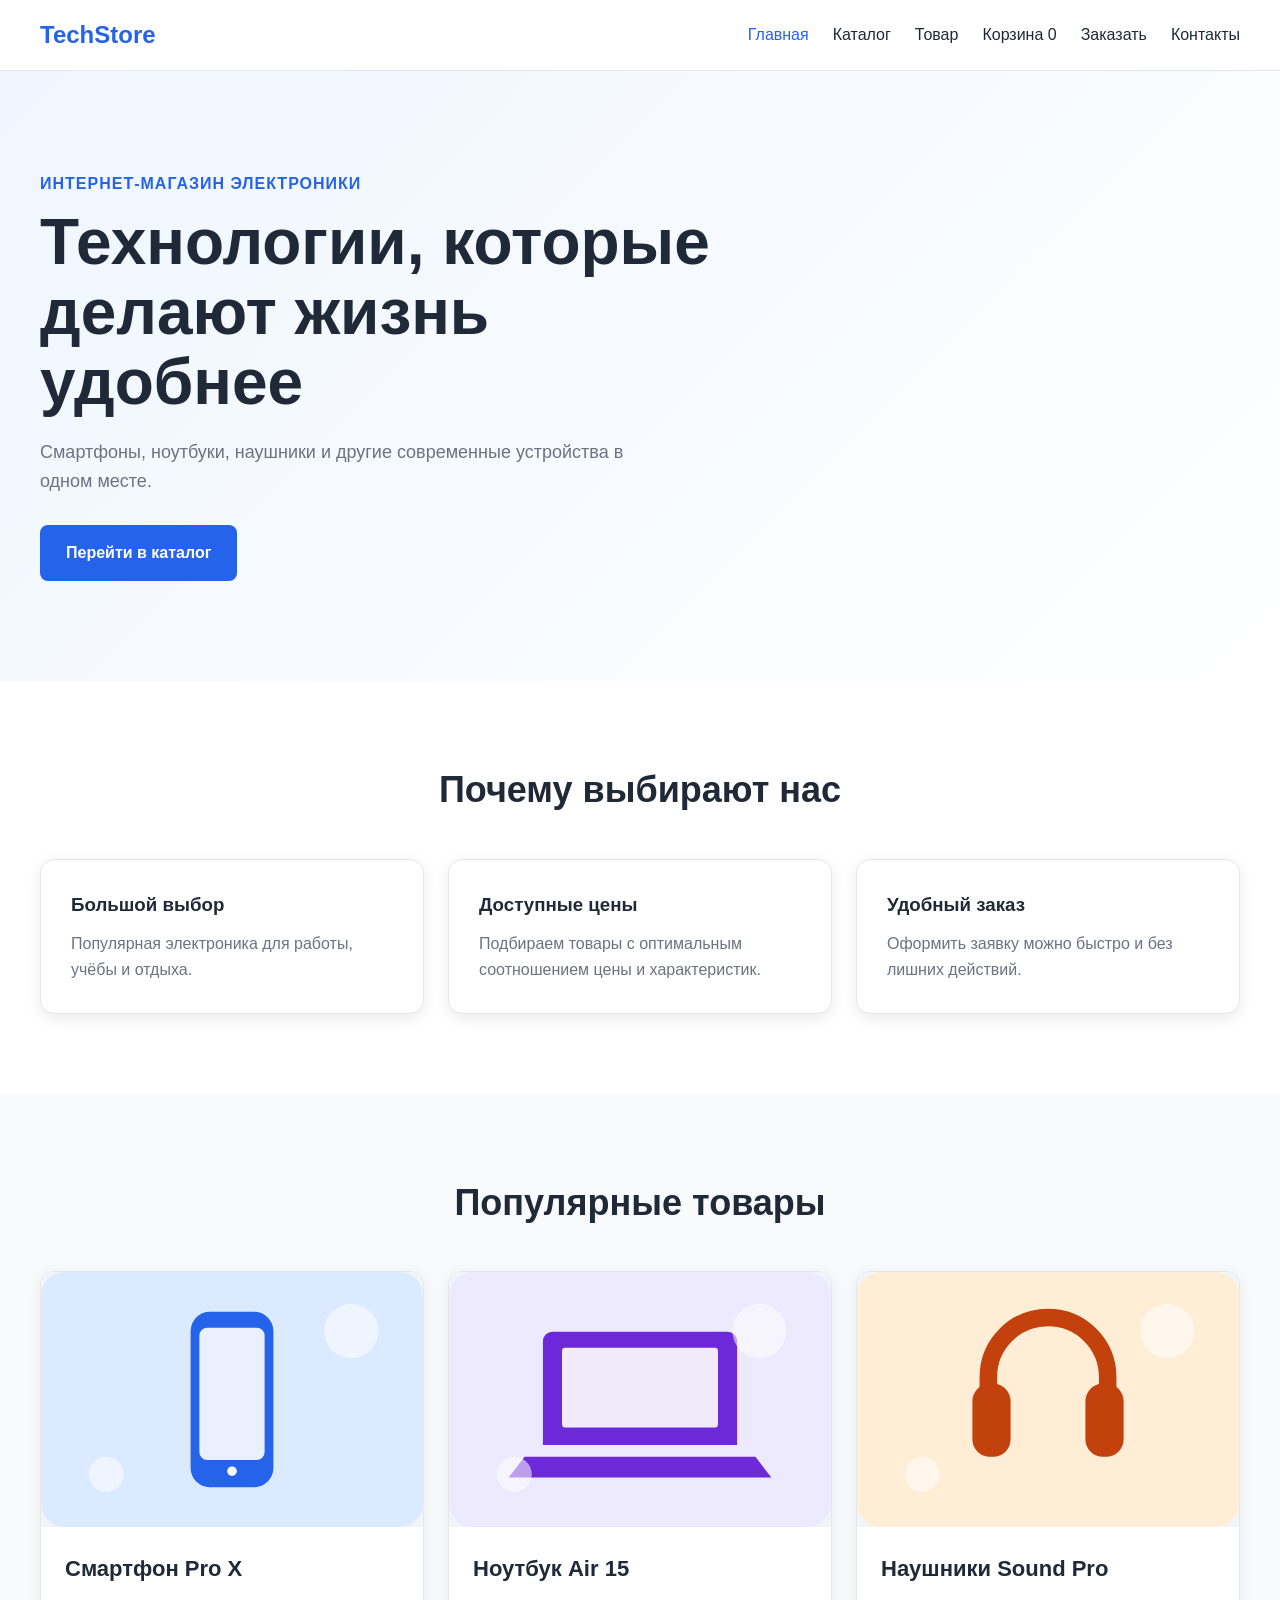
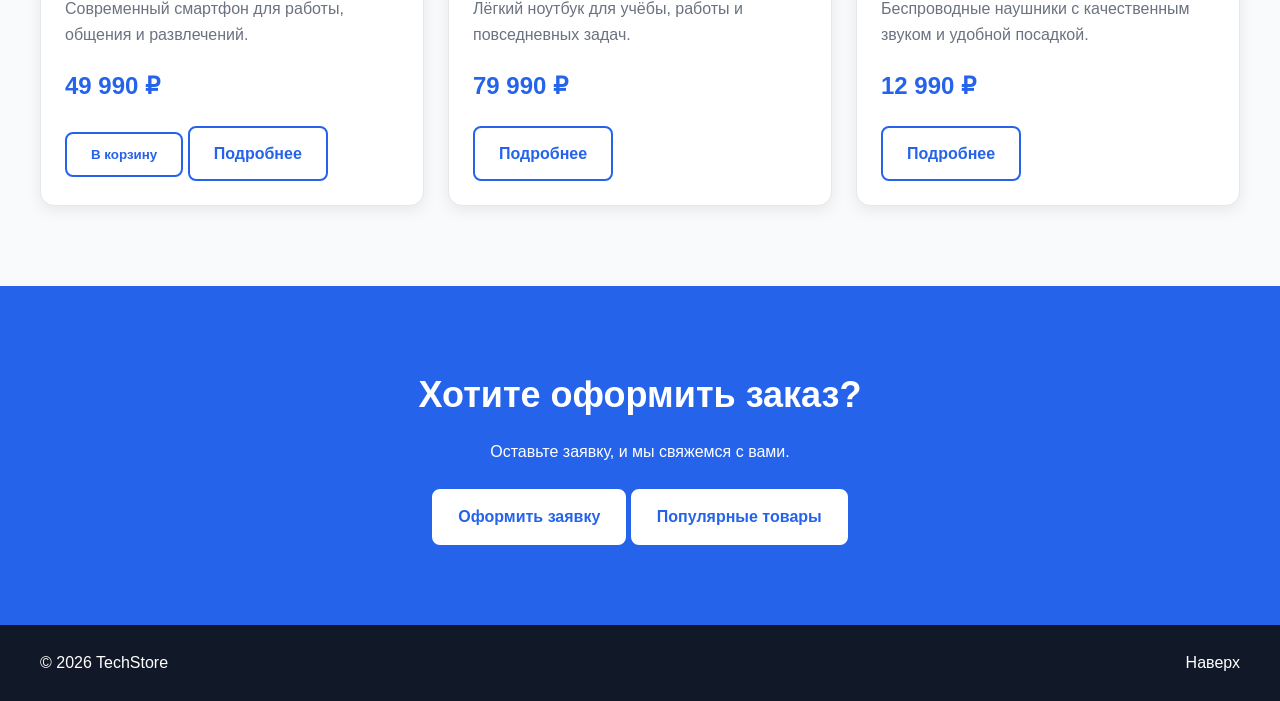
<file: index.html>
<!DOCTYPE html>
<html lang="ru">
<head>
    <meta charset="UTF-8">
    <meta name="viewport" content="width=device-width, initial-scale=1.0">

    <title>TechStore — интернет-магазин электроники</title>
    <meta
        name="description"
        content="TechStore — интернет-магазин современной электроники."
    >

    <link rel="stylesheet" href="css/style.css">
    <link rel="stylesheet" href="css/responsive.css">
    <link rel="stylesheet" href="css/interactive.css">
</head>

<body>
<a class="skip-link" href="#main-content">Перейти к содержимому</a>

<header class="header">
    <div class="container header__inner">

        <a class="logo" href="index.html">
            TechStore
        </a>

        <button class="nav-toggle" type="button" aria-expanded="false" aria-controls="primary-nav">Меню</button>
        <nav class="nav" id="primary-nav" aria-label="Основная навигация">
            <a class="nav__link nav__link--active" href="index.html">
                Главная
            </a>

            <a class="nav__link" href="catalog.html">
                Каталог
            </a>

            <a class="nav__link" href="product.html">
                Товар
            </a>

            <a class="nav__link" href="cart.html">Корзина <span id="cart-count">0</span></a>
            <a class="nav__link" href="order.html">
                Заказать
            </a>

            <a class="nav__link" href="contacts.html">
                Контакты
            </a>
        </nav>

    </div>
</header>

<main id="main-content" tabindex="-1">

    <section class="hero" id="about">
        <div class="container hero__content">

            <div class="hero__text">
                <p class="hero__subtitle">
                    Интернет-магазин электроники
                </p>

                <h1 class="hero__title">
                    Технологии, которые делают жизнь удобнее
                </h1>

                <p class="hero__description">
                    Смартфоны, ноутбуки, наушники и другие современные
                    устройства в одном месте.
                </p>

                <a class="button" href="catalog.html">
                    Перейти в каталог
                </a>
            </div>

        </div>
    </section>

    <section class="advantages" id="advantages">
        <div class="container">

            <h2 class="section-title">
                Почему выбирают нас
            </h2>

            <div class="advantages__list">

                <article class="advantage-card">
                    <h3 class="advantage-card__title">
                        Большой выбор
                    </h3>

                    <p class="advantage-card__text">
                        Популярная электроника для работы, учёбы и отдыха.
                    </p>
                </article>

                <article class="advantage-card">
                    <h3 class="advantage-card__title">
                        Доступные цены
                    </h3>

                    <p class="advantage-card__text">
                        Подбираем товары с оптимальным соотношением
                        цены и характеристик.
                    </p>
                </article>

                <article class="advantage-card">
                    <h3 class="advantage-card__title">
                        Удобный заказ
                    </h3>

                    <p class="advantage-card__text">
                        Оформить заявку можно быстро и без лишних действий.
                    </p>
                </article>

            </div>

        </div>
    </section>

    <section class="products" id="popular">
        <div class="container">

            <h2 class="section-title">
                Популярные товары
            </h2>

            <div class="products__grid">

                <article class="product-card">
                    <div class="product-card__image"><img src="images/phone-480.svg" srcset="images/phone-480.svg 480w, images/phone-960.svg 960w" sizes="(max-width: 600px) 90vw, (max-width: 1000px) 42vw, 340px" alt="Смартфон" loading="lazy" width="480" height="320"></div>

                    <div class="product-card__content">
                        <h3 class="product-card__title">
                            Смартфон Pro X
                        </h3>

                        <p class="product-card__description">
                            Современный смартфон для работы,
                            общения и развлечений.
                        </p>

                        <p class="product-card__price">
                            49 990 ₽
                        </p>

                        <button class="button button--secondary" type="button" data-add-to-cart="phone-pro">В корзину</button>
                        <a class="button button--secondary" href="product.html?product=phone-pro">
                            Подробнее
                        </a>
                    </div>
                </article>

                <article class="product-card">
                    <div class="product-card__image"><img src="images/laptop-480.svg" srcset="images/laptop-480.svg 480w, images/laptop-960.svg 960w" sizes="(max-width: 600px) 90vw, (max-width: 1000px) 42vw, 340px" alt="Ноутбук" loading="lazy" width="480" height="320"></div>

                    <div class="product-card__content">
                        <h3 class="product-card__title">
                            Ноутбук Air 15
                        </h3>

                        <p class="product-card__description">
                            Лёгкий ноутбук для учёбы, работы
                            и повседневных задач.
                        </p>

                        <p class="product-card__price">
                            79 990 ₽
                        </p>

                        <a class="button button--secondary" href="product.html?product=laptop-air">
                            Подробнее
                        </a>
                    </div>
                </article>

                <article class="product-card">
                    <div class="product-card__image"><img src="images/audio-480.svg" srcset="images/audio-480.svg 480w, images/audio-960.svg 960w" sizes="(max-width: 600px) 90vw, (max-width: 1000px) 42vw, 340px" alt="Наушники" loading="lazy" width="480" height="320"></div>

                    <div class="product-card__content">
                        <h3 class="product-card__title">
                            Наушники Sound Pro
                        </h3>

                        <p class="product-card__description">
                            Беспроводные наушники с качественным
                            звуком и удобной посадкой.
                        </p>

                        <p class="product-card__price">
                            12 990 ₽
                        </p>

                        <a class="button button--secondary" href="product.html?product=sound-pro">
                            Подробнее
                        </a>
                    </div>
                </article>

            </div>

        </div>
    </section>

    <section class="cta">
        <div class="container cta__content">

            <h2 class="cta__title">
                Хотите оформить заказ?
            </h2>

            <p class="cta__text">
                Оставьте заявку, и мы свяжемся с вами.
            </p>

            <a class="button" href="order.html">
                Оформить заявку
            </a>
            <a class="button button--secondary" href="#popular">
                Популярные товары
            </a>

        </div>
    </section>

</main>

    <!-- Модальное окно -->
    <dialog class="modal" id="request-modal">

        <div class="modal__content">

            <button
                class="modal__close"
                type="button"
                data-modal-close
                aria-label="Закрыть окно"
            >
                ×
            </button>

            <h2 class="modal__title">
                Быстрая заявка
            </h2>

            <p class="modal__text">
                Оставьте свои контактные данные,
                и мы свяжемся с вами.
            </p>

            <form class="modal__form">

                <div class="form__group">

                    <label class="form__label" for="modal-name">
                        Имя
                    </label>

                    <input
                        class="form__input"
                        type="text"
                        id="modal-name"
                        name="name"
                        placeholder="Ваше имя"
                        required
                    >

                </div>

                <div class="form__group">

                    <label class="form__label" for="modal-phone">
                        Телефон
                    </label>

                    <input
                        class="form__input"
                        type="tel"
                        id="modal-phone"
                        name="phone"
                        placeholder="+7 (999) 123-45-67"
                        required
                    >

                </div>

                <button class="button" type="submit">
                    Отправить заявку
                </button>

            </form>

        </div>

    </dialog>



<footer class="footer">
    <div class="container footer__inner">

        <p class="footer__copyright">
            © 2026 TechStore
        </p>

        <a class="footer__link" href="#about">
            Наверх
        </a>

    </div>
</footer>

<script src="js/data.js"></script>
<script src="js/main.js"></script>
<script src="js/validation.js"></script>
</body>
</html>
</file>
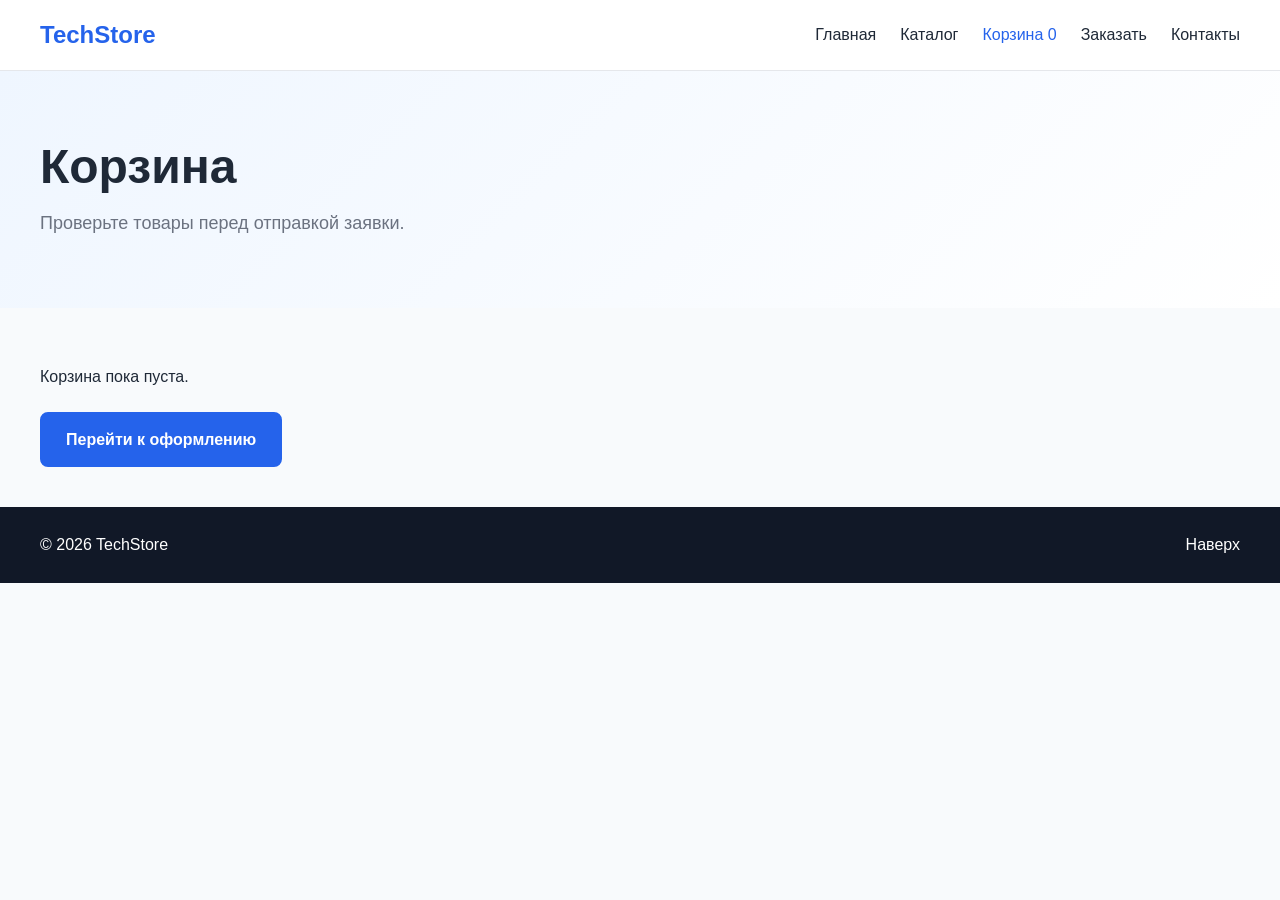
<file: cart.html>
<!doctype html><html lang="ru"><head><meta charset="utf-8"><meta name="viewport" content="width=device-width, initial-scale=1"><meta name="description" content="Корзина TechStore"><title>Корзина — TechStore</title><link rel="stylesheet" href="css/style.css"><link rel="stylesheet" href="css/responsive.css"><link rel="stylesheet" href="css/interactive.css"></head><body><a class="skip-link" href="#main-content">Перейти к содержимому</a><header class="header"><div class="container header__inner"><a class="logo" href="index.html">TechStore</a><button class="nav-toggle" type="button" aria-expanded="false" aria-controls="primary-nav">Меню</button><nav class="nav" id="primary-nav" aria-label="Основная навигация"><a class="nav__link" href="index.html">Главная</a><a class="nav__link" href="catalog.html">Каталог</a><a class="nav__link nav__link--active" href="cart.html">Корзина <span id="cart-count">0</span></a><a class="nav__link" href="order.html">Заказать</a><a class="nav__link" href="contacts.html">Контакты</a></nav></div></header><main id="main-content" tabindex="-1"><section class="page-hero"><div class="container"><h1 class="page-hero__title">Корзина</h1><p class="page-hero__description">Проверьте товары перед отправкой заявки.</p></div></section><section class="container cart-section"><div id="cart-items" aria-live="polite"></div><p id="cart-total" class="cart-total"></p><a class="button" href="order.html">Перейти к оформлению</a></section></main><footer class="footer"><div class="container footer__inner"><p class="footer__copyright">© 2026 TechStore</p><a href="#main-content">Наверх</a></div></footer><script src="js/data.js"></script><script src="js/main.js"></script><script src="js/cart.js"></script></body></html>
</file>
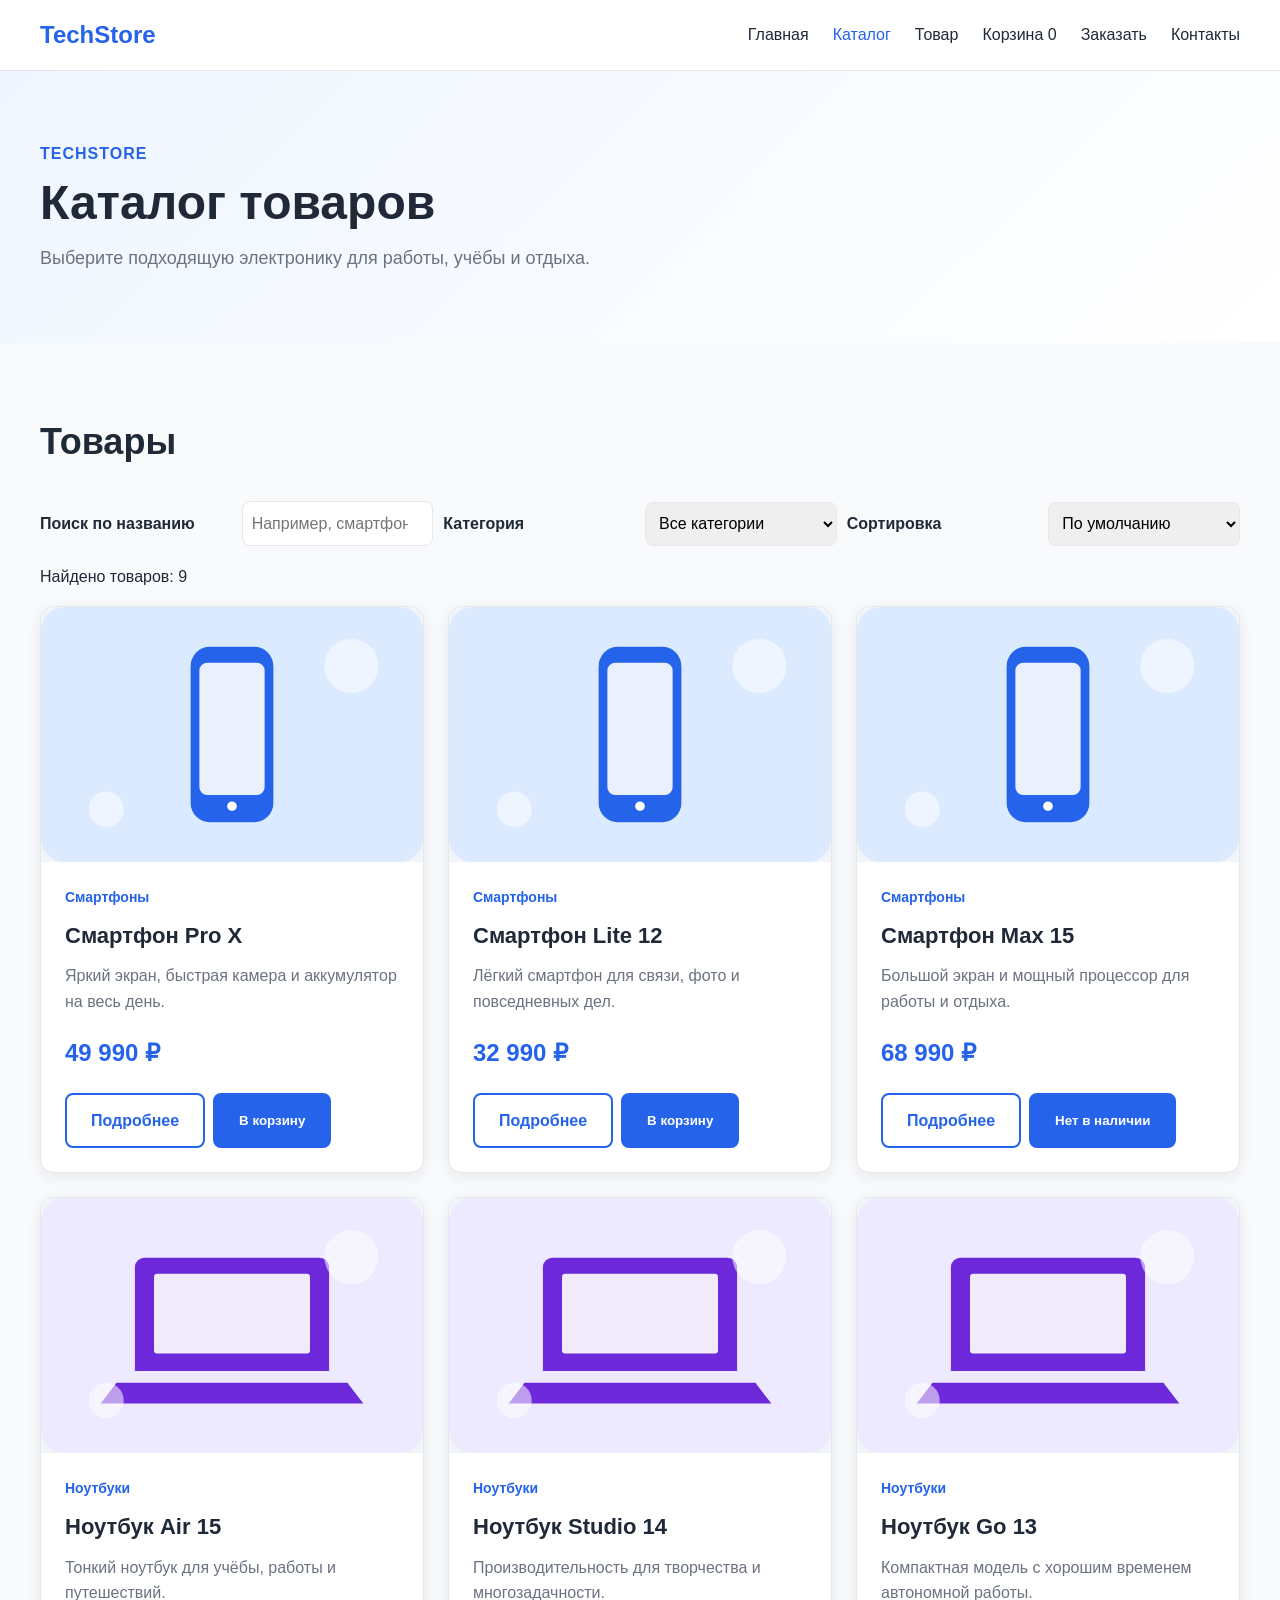
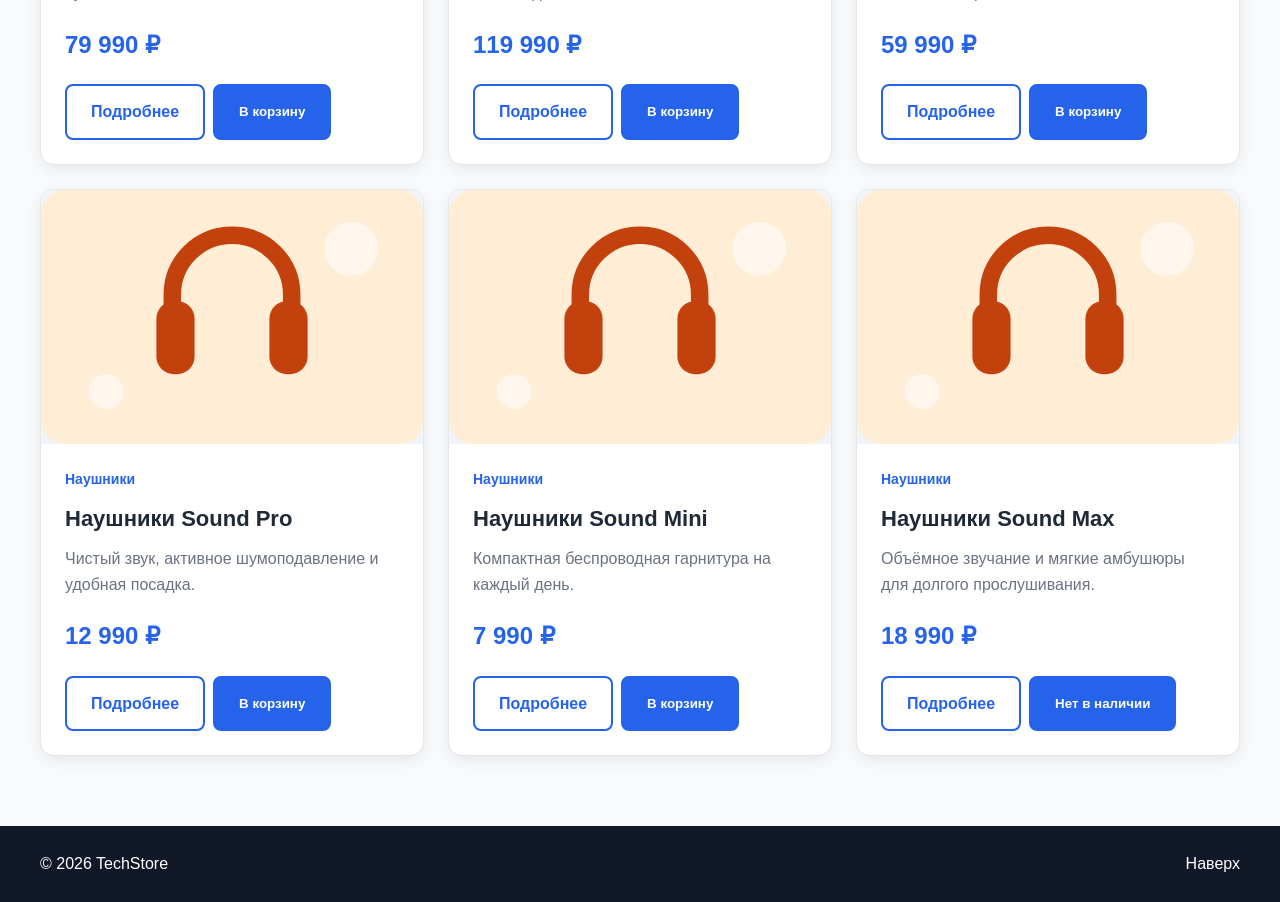
<file: catalog.html>
<!DOCTYPE html>
<html lang="ru">
<head>
    <meta charset="UTF-8">
    <meta name="viewport" content="width=device-width, initial-scale=1.0">

    <title>Каталог — TechStore</title>
    <meta
        name="description"
        content="Каталог электроники TechStore: смартфоны, ноутбуки и наушники."
    >

    <link rel="stylesheet" href="css/style.css">
    <link rel="stylesheet" href="css/responsive.css">
    <link rel="stylesheet" href="css/interactive.css">
</head>

<body>
<a class="skip-link" href="#main-content">Перейти к содержимому</a>

<header class="header">
    <div class="container header__inner">

        <a class="logo" href="index.html">
            TechStore
        </a>

        <button class="nav-toggle" type="button" aria-expanded="false" aria-controls="primary-nav">Меню</button>
        <nav class="nav" id="primary-nav" aria-label="Основная навигация">
            <a class="nav__link" href="index.html">
                Главная
            </a>

            <a class="nav__link nav__link--active" href="catalog.html">
                Каталог
            </a>

            <a class="nav__link" href="product.html">
                Товар
            </a>

            <a class="nav__link" href="cart.html">Корзина <span id="cart-count">0</span></a>
            <a class="nav__link" href="order.html">
                Заказать
            </a>

            <a class="nav__link" href="contacts.html">
                Контакты
            </a>
        </nav>

    </div>
</header>

<main id="main-content" tabindex="-1">

    <section class="page-hero">
        <div class="container">

            <p class="hero__subtitle">
                TechStore
            </p>

            <h1 class="page-hero__title">
                Каталог товаров
            </h1>

            <p class="page-hero__description">
                Выберите подходящую электронику для работы,
                учёбы и отдыха.
            </p>

        </div>
    </section>


    <section class="catalog">
        <div class="container">

            <div class="catalog__layout catalog__layout--interactive">


                <div class="catalog__content">

                    <div class="catalog__header">

                        <h2 class="section-title section-title--left">
                            Товары
                        </h2>

                    </div>


                    <section class="catalog-controls" aria-label="Поиск и сортировка товаров">
                      <label for="product-search">Поиск по названию</label>
                      <input id="product-search" type="search" placeholder="Например, смартфон" autocomplete="off">
                      <label for="product-category">Категория</label>
                      <select id="product-category"><option value="all">Все категории</option><option>Смартфоны</option><option>Ноутбуки</option><option>Наушники</option></select>
                      <label for="product-sort">Сортировка</label>
                      <select id="product-sort"><option value="default">По умолчанию</option><option value="price-asc">Сначала дешевле</option><option value="price-desc">Сначала дороже</option><option value="title">По названию</option></select>
                    </section>
                    <p id="catalog-status" role="status" aria-live="polite"></p>
                    <div class="products__grid" id="products-grid" aria-live="polite">

                        <article class="product-card">

                            <div class="product-card__image"><img src="images/phone-480.svg" srcset="images/phone-480.svg 480w, images/phone-960.svg 960w" sizes="(max-width: 600px) 90vw, (max-width: 1000px) 42vw, 340px" alt="Смартфон" loading="lazy" width="480" height="320"></div>

                            <div class="product-card__content">

                                <p class="product-card__category">
                                    Смартфоны
                                </p>

                                <h3 class="product-card__title">
                                    Смартфон Pro X
                                </h3>

                                <p class="product-card__description">
                                    Современный смартфон для работы,
                                    общения и развлечений.
                                </p>

                                <p class="product-card__price">
                                    49 990 ₽
                                </p>

                                <a
                                    class="button button--secondary"
                                    href="product.html?product=phone-pro"
                                >
                                    Подробнее
                                </a>

                            </div>

                        </article>


                        <article class="product-card">

                            <div class="product-card__image"><img src="images/phone-480.svg" srcset="images/phone-480.svg 480w, images/phone-960.svg 960w" sizes="(max-width: 600px) 90vw, (max-width: 1000px) 42vw, 340px" alt="Смартфон" loading="lazy" width="480" height="320"></div>

                            <div class="product-card__content">

                                <p class="product-card__category">
                                    Смартфоны
                                </p>

                                <h3 class="product-card__title">
                                    Смартфон Lite
                                </h3>

                                <p class="product-card__description">
                                    Практичный смартфон для повседневных
                                    задач.
                                </p>

                                <p class="product-card__price">
                                    29 990 ₽
                                </p>

                                <a
                                    class="button button--secondary"
                                    href="product.html?product=phone-lite"
                                >
                                    Подробнее
                                </a>

                            </div>

                        </article>


                        <article class="product-card">

                            <div class="product-card__image"><img src="images/laptop-480.svg" srcset="images/laptop-480.svg 480w, images/laptop-960.svg 960w" sizes="(max-width: 600px) 90vw, (max-width: 1000px) 42vw, 340px" alt="Ноутбук" loading="lazy" width="480" height="320"></div>

                            <div class="product-card__content">

                                <p class="product-card__category">
                                    Ноутбуки
                                </p>

                                <h3 class="product-card__title">
                                    Ноутбук Air 15
                                </h3>

                                <p class="product-card__description">
                                    Лёгкий ноутбук для учёбы,
                                    работы и повседневных задач.
                                </p>

                                <p class="product-card__price">
                                    79 990 ₽
                                </p>

                                <a
                                    class="button button--secondary"
                                    href="product.html?product=laptop-air"
                                >
                                    Подробнее
                                </a>

                            </div>

                        </article>


                        <article class="product-card">

                            <div class="product-card__image"><img src="images/laptop-480.svg" srcset="images/laptop-480.svg 480w, images/laptop-960.svg 960w" sizes="(max-width: 600px) 90vw, (max-width: 1000px) 42vw, 340px" alt="Ноутбук" loading="lazy" width="480" height="320"></div>

                            <div class="product-card__content">

                                <p class="product-card__category">
                                    Ноутбуки
                                </p>

                                <h3 class="product-card__title">
                                    Notebook Pro 16
                                </h3>

                                <p class="product-card__description">
                                    Производительный ноутбук
                                    для работы и творчества.
                                </p>

                                <p class="product-card__price">
                                    109 990 ₽
                                </p>

                                <a
                                    class="button button--secondary"
                                    href="product.html?product=laptop-pro"
                                >
                                    Подробнее
                                </a>

                            </div>

                        </article>


                        <article class="product-card">

                            <div class="product-card__image"><img src="images/audio-480.svg" srcset="images/audio-480.svg 480w, images/audio-960.svg 960w" sizes="(max-width: 600px) 90vw, (max-width: 1000px) 42vw, 340px" alt="Наушники" loading="lazy" width="480" height="320"></div>

                            <div class="product-card__content">

                                <p class="product-card__category">
                                    Наушники
                                </p>

                                <h3 class="product-card__title">
                                    Sound Pro
                                </h3>

                                <p class="product-card__description">
                                    Беспроводные наушники
                                    с качественным звуком.
                                </p>

                                <p class="product-card__price">
                                    12 990 ₽
                                </p>

                                <a
                                    class="button button--secondary"
                                    href="product.html?product=sound-pro"
                                >
                                    Подробнее
                                </a>

                            </div>

                        </article>


                        <article class="product-card">

                            <div class="product-card__image"><img src="images/audio-480.svg" srcset="images/audio-480.svg 480w, images/audio-960.svg 960w" sizes="(max-width: 600px) 90vw, (max-width: 1000px) 42vw, 340px" alt="Наушники" loading="lazy" width="480" height="320"></div>

                            <div class="product-card__content">

                                <p class="product-card__category">
                                    Наушники
                                </p>

                                <h3 class="product-card__title">
                                    Sound Mini
                                </h3>

                                <p class="product-card__description">
                                    Компактные беспроводные
                                    наушники на каждый день.
                                </p>

                                <p class="product-card__price">
                                    7 990 ₽
                                </p>

                                <a
                                    class="button button--secondary"
                                    href="product.html?product=sound-mini"
                                >
                                    Подробнее
                                </a>

                            </div>

                        </article>

                    </div>

                </div>

            </div>

        </div>
    </section>

</main>


<footer class="footer">
    <div class="container footer__inner">

        <p class="footer__copyright">
            © 2026 TechStore
        </p>

        <a class="footer__link" href="#">
            Наверх
        </a>

    </div>
</footer>


<script src="js/data.js"></script><script src="js/main.js"></script><script src="js/validation.js"></script>
<script src="js/catalog.js"></script>
</body>
</html>
</file>
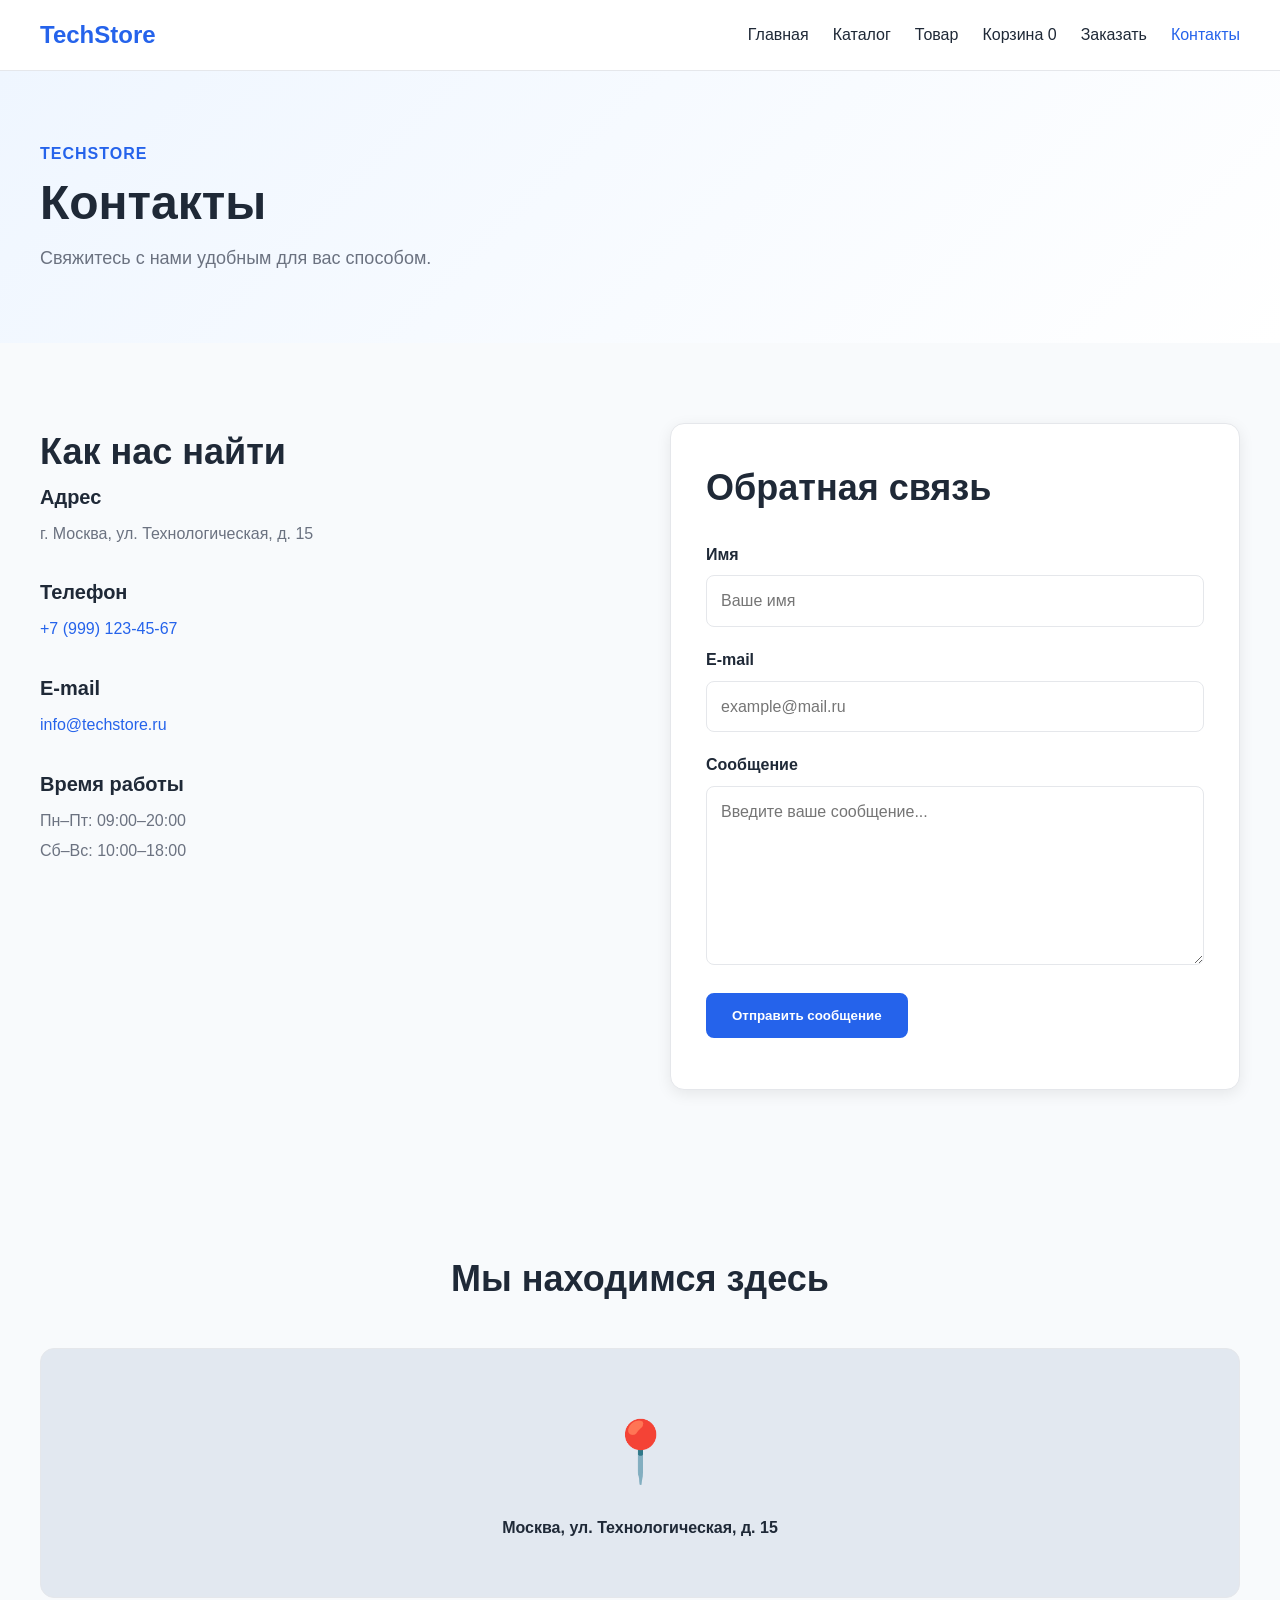
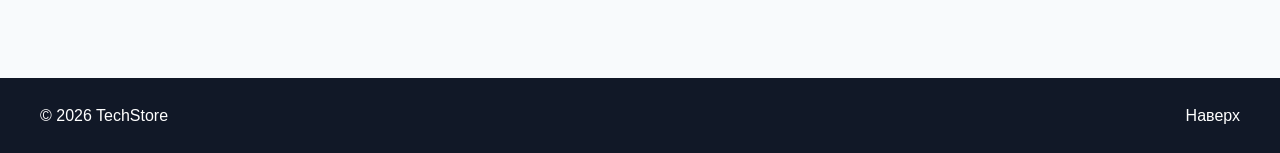
<file: contacts.html>
<!DOCTYPE html>
<html lang="ru">
<head>
    <meta charset="UTF-8">
    <meta name="viewport" content="width=device-width, initial-scale=1.0">

    <title>Контакты — TechStore</title>
    <meta
        name="description"
        content="Контактная информация и форма обратной связи магазина TechStore."
    >

    <link rel="stylesheet" href="css/style.css">
    <link rel="stylesheet" href="css/responsive.css">
    <link rel="stylesheet" href="css/interactive.css">
</head>

<body>
<a class="skip-link" href="#main-content">Перейти к содержимому</a>

<header class="header">
    <div class="container header__inner">

        <a class="logo" href="index.html">
            TechStore
        </a>

        <button class="nav-toggle" type="button" aria-expanded="false" aria-controls="primary-nav">Меню</button>
        <nav class="nav" id="primary-nav" aria-label="Основная навигация">

            <a class="nav__link" href="index.html">
                Главная
            </a>

            <a class="nav__link" href="catalog.html">
                Каталог
            </a>

            <a class="nav__link" href="product.html">
                Товар
            </a>

            <a class="nav__link" href="cart.html">Корзина <span id="cart-count">0</span></a>
            <a class="nav__link" href="order.html">
                Заказать
            </a>

            <a class="nav__link nav__link--active" href="contacts.html">
                Контакты
            </a>

        </nav>

    </div>
</header>


<main id="main-content" tabindex="-1">

    <section class="page-hero">
        <div class="container">

            <p class="hero__subtitle">
                TechStore
            </p>

            <h1 class="page-hero__title">
                Контакты
            </h1>

            <p class="page-hero__description">
                Свяжитесь с нами удобным для вас способом.
            </p>

        </div>
    </section>


    <section class="contacts">
        <div class="container">

            <div class="contacts__layout">

                <div class="contacts__info">

                    <h2 class="section-title section-title--left">
                        Как нас найти
                    </h2>

                    <div class="contacts__item">

                        <h3 class="contacts__item-title">
                            Адрес
                        </h3>

                        <p>
                            г. Москва, ул. Технологическая, д. 15
                        </p>

                    </div>


                    <div class="contacts__item">

                        <h3 class="contacts__item-title">
                            Телефон
                        </h3>

                        <p>
                            <a href="tel:+79991234567">
                                +7 (999) 123-45-67
                            </a>
                        </p>

                    </div>


                    <div class="contacts__item">

                        <h3 class="contacts__item-title">
                            E-mail
                        </h3>

                        <p>
                            <a href="mailto:info@techstore.ru">
                                info@techstore.ru
                            </a>
                        </p>

                    </div>


                    <div class="contacts__item">

                        <h3 class="contacts__item-title">
                            Время работы
                        </h3>

                        <p>
                            Пн–Пт: 09:00–20:00
                        </p>

                        <p>
                            Сб–Вс: 10:00–18:00
                        </p>

                    </div>

                </div>


                <div class="contacts__form-wrapper">

                    <h2 class="section-title section-title--left">
                        Обратная связь
                    </h2>

                    <form class="contact-form" action="#" method="post">

                        <div class="form__group">

                            <label class="form__label" for="contact-name">
                                Имя
                            </label>

                            <input
                                class="form__input"
                                type="text"
                                id="contact-name"
                                name="name"
                                placeholder="Ваше имя"
                                required
                            >

                        </div>


                        <div class="form__group">

                            <label class="form__label" for="contact-email">
                                E-mail
                            </label>

                            <input
                                class="form__input"
                                type="email"
                                id="contact-email"
                                name="email"
                                placeholder="example@mail.ru"
                                required
                            >

                        </div>


                        <div class="form__group">

                            <label class="form__label" for="contact-message">
                                Сообщение
                            </label>

                            <textarea
                                class="form__input form__textarea"
                                id="contact-message"
                                name="message"
                                rows="6"
                                placeholder="Введите ваше сообщение..."
                                required
                            ></textarea>

                        </div>


                        <button
                            class="button"
                            type="submit"
                        >
                            Отправить сообщение
                        </button>

                    </form>

                </div>

            </div>

        </div>
    </section>


    <section class="contacts-map">
        <div class="container">

            <h2 class="section-title">
                Мы находимся здесь
            </h2>

            <div class="map-placeholder">
                <span>📍</span>

                <p>
                    Москва, ул. Технологическая, д. 15
                </p>
            </div>

        </div>
    </section>

</main>


<footer class="footer">
    <div class="container footer__inner">

        <p class="footer__copyright">
            © 2026 TechStore
        </p>

        <a class="footer__link" href="#">
            Наверх
        </a>

    </div>
</footer>


<script src="js/data.js"></script><script src="js/main.js"></script><script src="js/validation.js"></script>
</body>
</html>
</file>
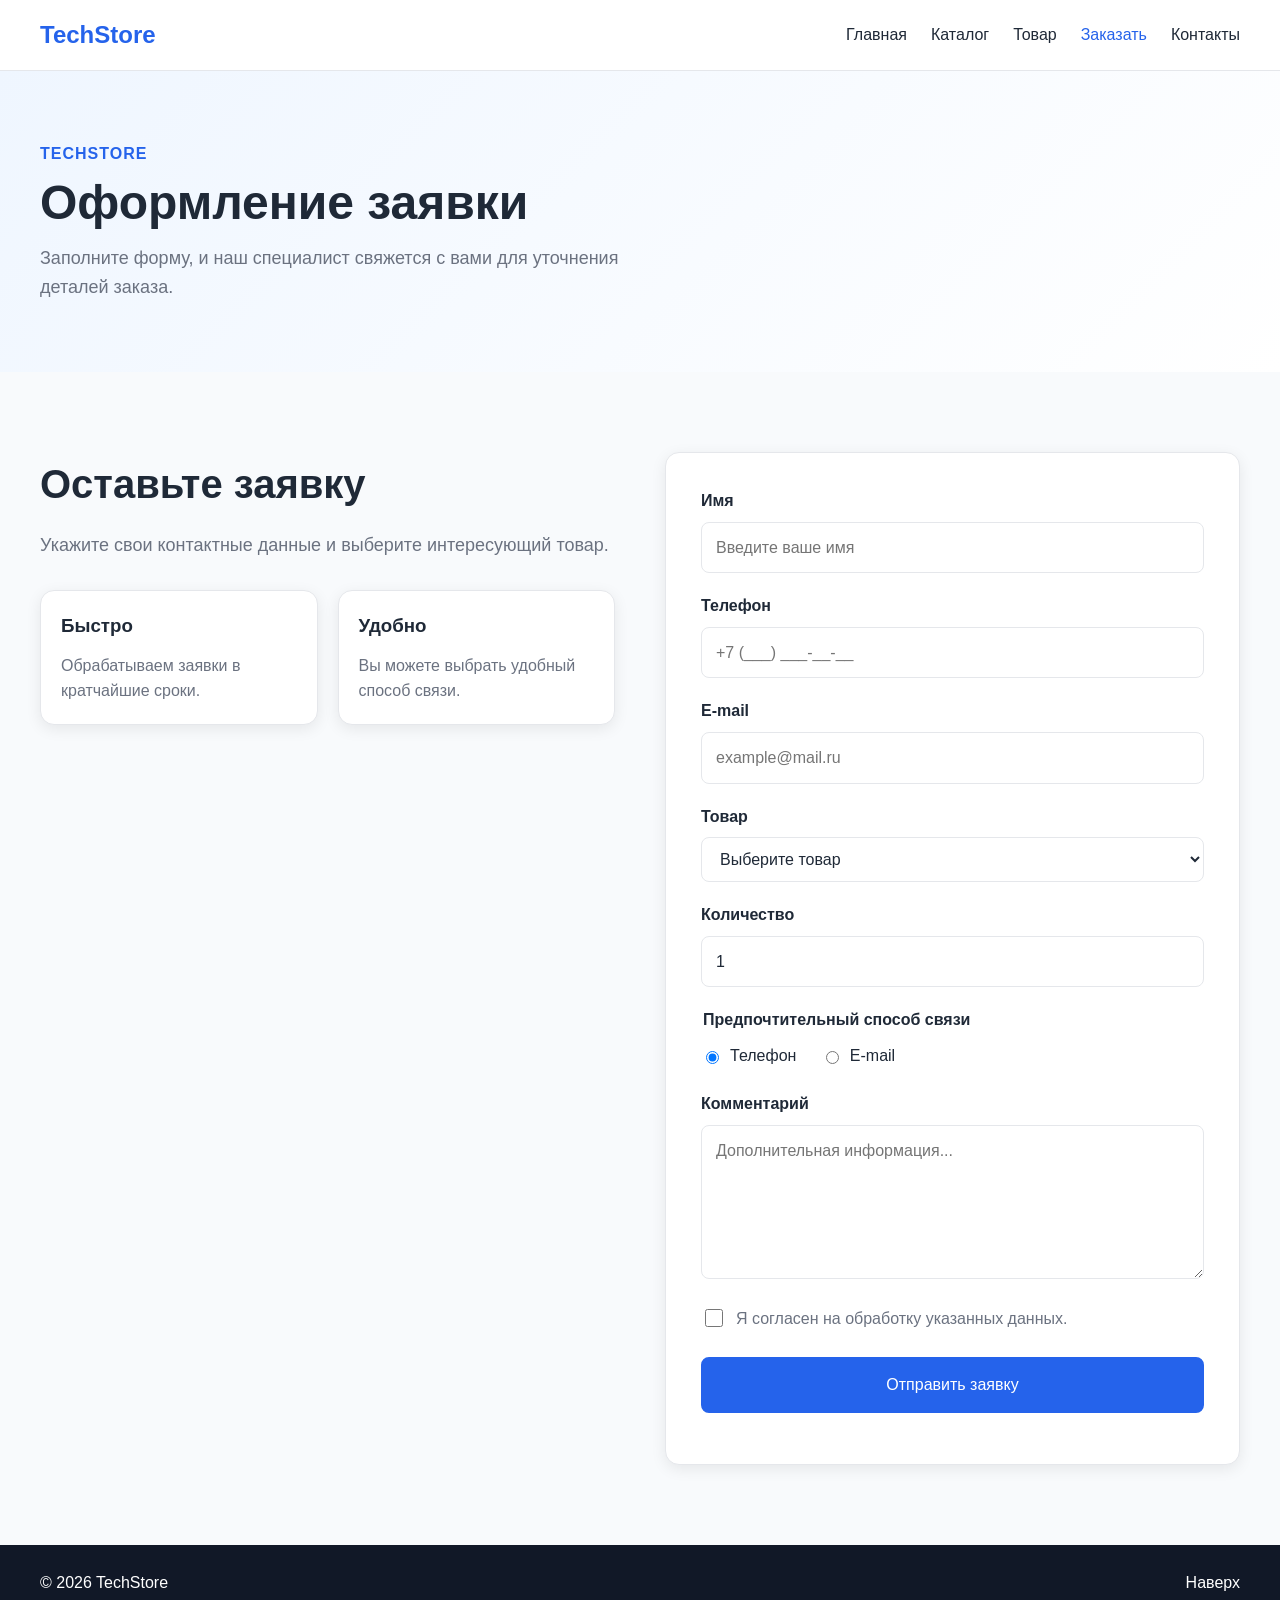
<file: order.html>
<!DOCTYPE html>
<html lang="ru">
<head>
    <meta charset="UTF-8">
    <meta name="viewport" content="width=device-width, initial-scale=1.0">

    <title>Оформление заявки — TechStore</title>
    <meta
        name="description"
        content="Оформление заявки на покупку электроники в TechStore."
    >

    <link rel="stylesheet" href="css/style.css">
    <link rel="stylesheet" href="css/responsive.css">
    <link rel="stylesheet" href="css/interactive.css">
</head>

<body>
<a class="skip-link" href="#main-content">Перейти к содержимому</a>

<header class="header">
    <div class="container header__inner">

        <a class="logo" href="index.html">
            TechStore
        </a>

        <button class="nav-toggle" type="button" aria-expanded="false" aria-controls="primary-nav">Меню</button>
        <nav class="nav" id="primary-nav" aria-label="Основная навигация">

            <a class="nav__link" href="index.html">
                Главная
            </a>

            <a class="nav__link" href="catalog.html">
                Каталог
            </a>

            <a class="nav__link" href="product.html">
                Товар
            </a>

            <a class="nav__link nav__link--active" href="order.html">
                Заказать
            </a>

            <a class="nav__link" href="contacts.html">
                Контакты
            </a>

        </nav>

    </div>
</header>


<main id="main-content" tabindex="-1">

    <section class="page-hero">
        <div class="container">

            <p class="hero__subtitle">
                TechStore
            </p>

            <h1 class="page-hero__title">
                Оформление заявки
            </h1>

            <p class="page-hero__description">
                Заполните форму, и наш специалист свяжется
                с вами для уточнения деталей заказа.
            </p>

        </div>
    </section>


    <section class="order">
        <div class="container">

            <div class="order__layout">

                <div class="order__info">

                    <h2 class="order__title">
                        Оставьте заявку
                    </h2>

                    <p class="order__description">
                        Укажите свои контактные данные и выберите
                        интересующий товар.
                    </p>

                    <div class="order__advantages">

                        <article class="advantage-card">

                            <h3 class="advantage-card__title">
                                Быстро
                            </h3>

                            <p class="advantage-card__text">
                                Обрабатываем заявки в кратчайшие сроки.
                            </p>

                        </article>

                        <article class="advantage-card">

                            <h3 class="advantage-card__title">
                                Удобно
                            </h3>

                            <p class="advantage-card__text">
                                Вы можете выбрать удобный способ связи.
                            </p>

                        </article>

                    </div>

                </div>


                <form class="order-form" action="#" method="post">

                    <div class="form__group">

                        <label class="form__label" for="name">
                            Имя
                        </label>

                        <input
                            class="form__input"
                            type="text"
                            id="name"
                            name="name"
                            placeholder="Введите ваше имя"
                            required
                        >

                    </div>


                    <div class="form__group">

                        <label class="form__label" for="phone">
                            Телефон
                        </label>

                        <input
                            class="form__input"
                            type="tel"
                            id="phone"
                            name="phone"
                            placeholder="+7 (___) ___-__-__"
                            required
                        >

                    </div>


                    <div class="form__group">

                        <label class="form__label" for="email">
                            E-mail
                        </label>

                        <input
                            class="form__input"
                            type="email"
                            id="email"
                            name="email"
                            placeholder="example@mail.ru"
                            required
                        >

                    </div>


                    <div class="form__group">

                        <label class="form__label" for="product">
                            Товар
                        </label>

                        <select
                            class="form__input"
                            id="product"
                            name="product"
                            required
                        >

                            <option value="">
                                Выберите товар
                            </option>

                        </select>

                    </div>


                    <div class="form__group">

                        <label class="form__label" for="quantity">
                            Количество
                        </label>

                        <input
                            class="form__input"
                            type="number"
                            id="quantity"
                            name="quantity"
                            min="1"
                            max="10"
                            value="1"
                            required
                        >

                    </div>


                    <fieldset class="form__fieldset">

                        <legend class="form__legend">
                            Предпочтительный способ связи
                        </legend>

                        <label class="form__radio">

                            <input
                                type="radio"
                                name="contact"
                                value="phone"
                                checked
                            >

                            Телефон

                        </label>


                        <label class="form__radio">

                            <input
                                type="radio"
                                name="contact"
                                value="email"
                            >

                            E-mail

                        </label>

                    </fieldset>


                    <div class="form__group">

                        <label class="form__label" for="comment">
                            Комментарий
                        </label>

                        <textarea
                            class="form__input form__textarea"
                            id="comment"
                            name="comment"
                            rows="5"
                            placeholder="Дополнительная информация..."
                        ></textarea>

                    </div>


                    <label class="form__checkbox">

                        <input
                            type="checkbox"
                            name="agreement"
                            required
                        >

                        <span>
                            Я согласен на обработку указанных данных.
                        </span>

                    </label>


                    <button class="button form__button" type="submit">
                        Отправить заявку
                    </button>

                </form>

            </div>

        </div>
    </section>

</main>


<footer class="footer">
    <div class="container footer__inner">

        <p class="footer__copyright">
            © 2026 TechStore
        </p>

        <a class="footer__link" href="#">
            Наверх
        </a>

    </div>
</footer>


<script src="js/data.js"></script><script src="js/main.js"></script><script src="js/validation.js"></script>
</body>
</html>
</file>
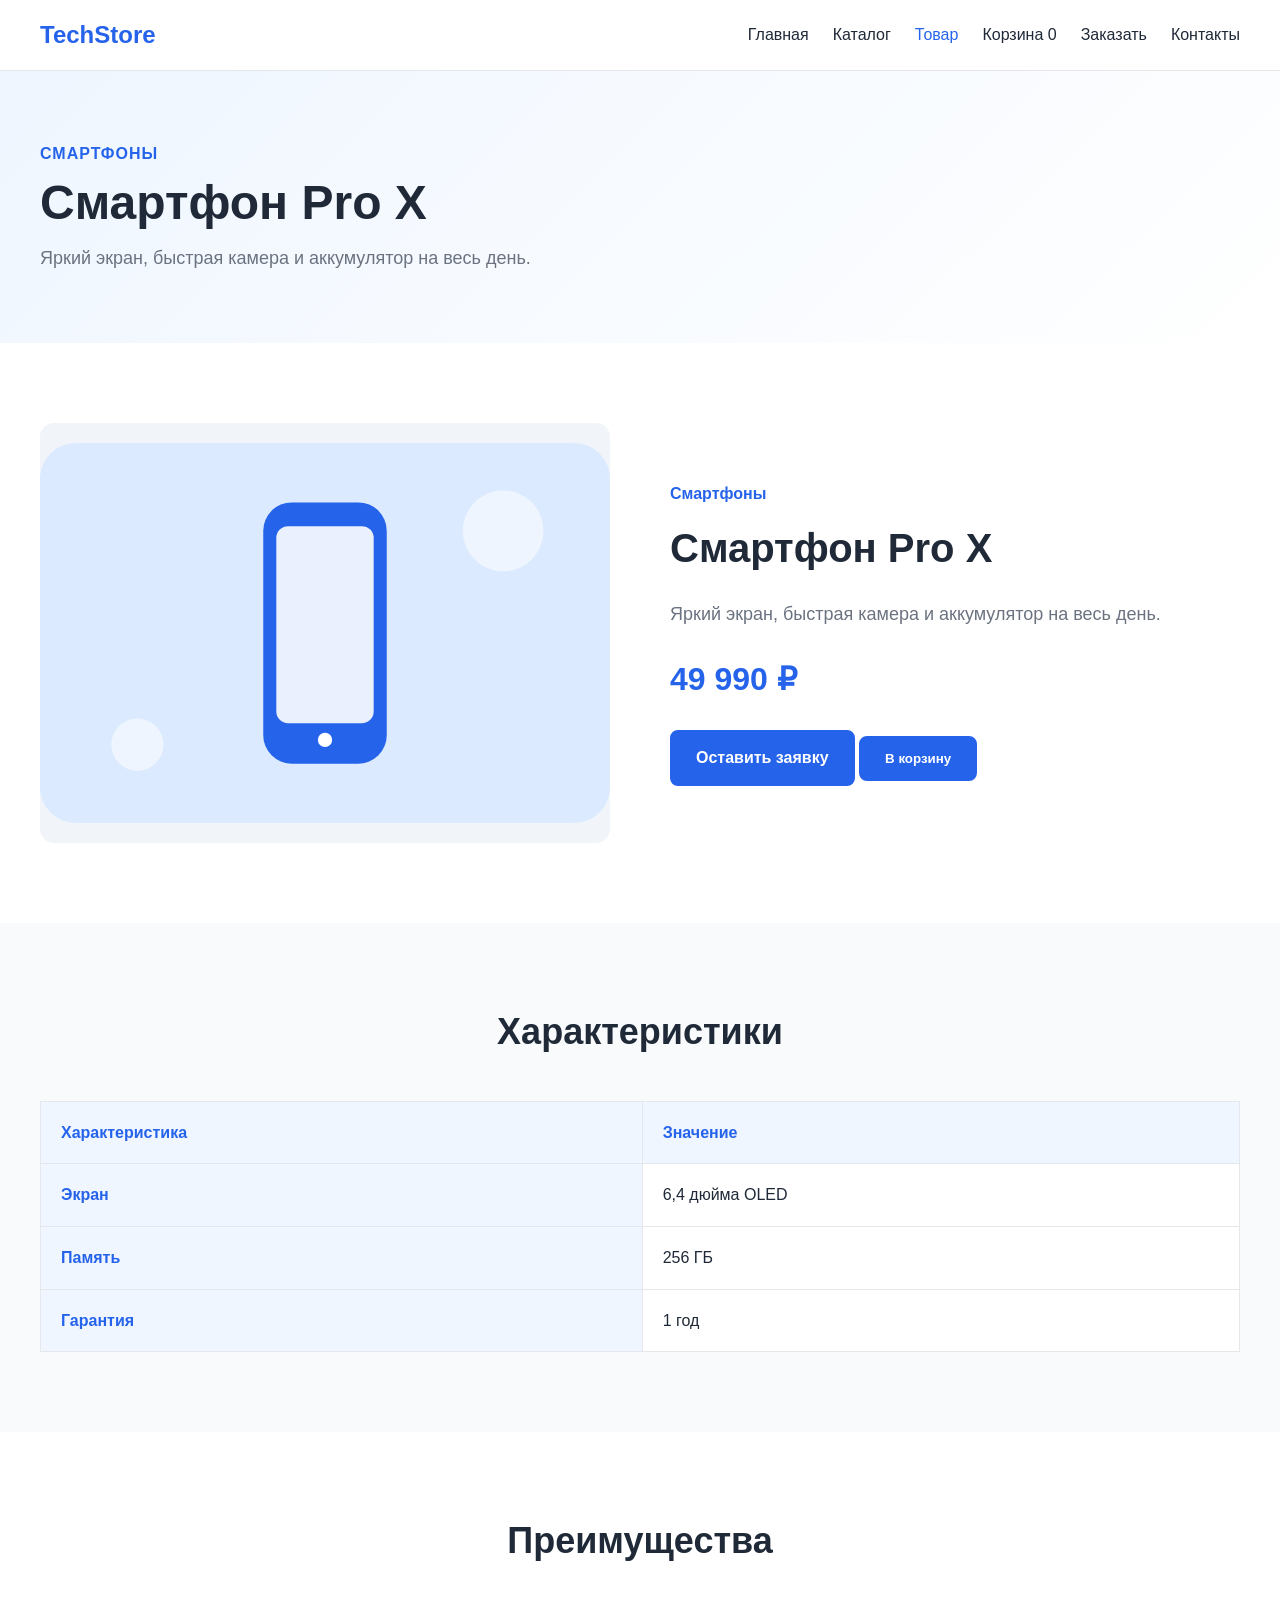
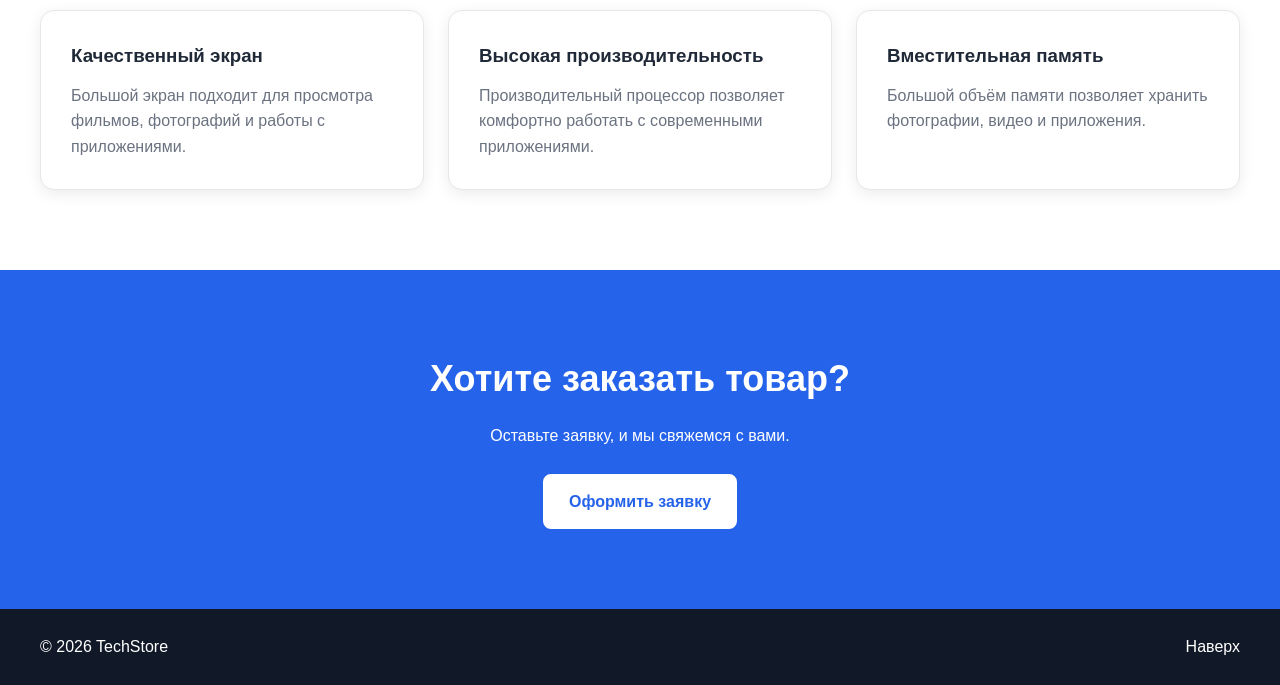
<file: product.html>
<!DOCTYPE html>
<html lang="ru">
<head>
    <meta charset="UTF-8">
    <meta name="viewport" content="width=device-width, initial-scale=1.0">

    <title>Смартфон Pro X — TechStore</title>

    <meta
        name="description"
        content="Характеристики и описание товара в магазине TechStore."
    >

    <link rel="stylesheet" href="css/style.css">
    <link rel="stylesheet" href="css/responsive.css">
    <link rel="stylesheet" href="css/interactive.css">
</head>

<body>
<a class="skip-link" href="#main-content">Перейти к содержимому</a>

<header class="header">
    <div class="container header__inner">

        <a class="logo" href="index.html">
            TechStore
        </a>

        <button class="nav-toggle" type="button" aria-expanded="false" aria-controls="primary-nav">Меню</button>
        <nav class="nav" id="primary-nav" aria-label="Основная навигация">

            <a class="nav__link" href="index.html">
                Главная
            </a>

            <a class="nav__link" href="catalog.html">
                Каталог
            </a>

            <a class="nav__link nav__link--active" href="product.html">
                Товар
            </a>

            <a class="nav__link" href="cart.html">Корзина <span id="cart-count">0</span></a>
            <a class="nav__link" href="order.html">
                Заказать
            </a>

            <a class="nav__link" href="contacts.html">
                Контакты
            </a>

        </nav>

    </div>
</header>


<main id="main-content" tabindex="-1">

    <section class="page-hero">
        <div class="container">

            <p class="hero__subtitle">
                Смартфоны
            </p>

            <h1 class="page-hero__title">
                Смартфон Pro X
            </h1>

            <p class="page-hero__description">
                Современный смартфон для работы,
                общения и развлечений.
            </p>

        </div>
    </section>


    <section class="product">
        <div class="container">

            <div class="product__layout">

                <div class="product__image"><img id="product-illustration" src="images/phone-960.svg" alt="Иллюстрация товара" width="480" height="320"></div>

                <div class="product__info">

                    <p class="product__category">
                        Смартфоны
                    </p>

                    <h2 class="product__title">
                        Смартфон Pro X
                    </h2>

                    <p class="product__description">
                        Современный смартфон для работы,
                        общения и развлечений.
                    </p>

                    <p class="product__price">
                        49 990 ₽
                    </p>

                    <a class="button" href="order.html">
                        Оставить заявку
                    </a>

                </div>

            </div>

        </div>
    </section>


    <section class="characteristics">
        <div class="container">

            <h2 class="section-title">
                Характеристики
            </h2>

            <div class="table-wrapper" role="region" aria-label="Характеристики товара" tabindex="0">

                <table class="characteristics__table">

                    <thead>
                        <tr>
                            <th>
                                Характеристика
                            </th>

                            <th>
                                Значение
                            </th>
                        </tr>
                    </thead>

                    <tbody>

                        <tr>
                            <td>Экран</td>
                            <td>6.5 дюйма</td>
                        </tr>

                        <tr>
                            <td>Разрешение</td>
                            <td>2400 × 1080</td>
                        </tr>

                        <tr>
                            <td>Процессор</td>
                            <td>8 ядер</td>
                        </tr>

                        <tr>
                            <td>Оперативная память</td>
                            <td>8 ГБ</td>
                        </tr>

                        <tr>
                            <td>Память</td>
                            <td>256 ГБ</td>
                        </tr>

                        <tr>
                            <td>Камера</td>
                            <td>50 Мп</td>
                        </tr>

                        <tr>
                            <td>Аккумулятор</td>
                            <td>5000 мА·ч</td>
                        </tr>

                    </tbody>

                </table>

            </div>

        </div>
    </section>


    <section class="product-features">
        <div class="container">

            <h2 class="section-title">
                Преимущества
            </h2>

            <div class="advantages__list">

                <article class="advantage-card">

                    <h3 class="advantage-card__title">
                        Качественный экран
                    </h3>

                    <p class="advantage-card__text">
                        Большой экран подходит для просмотра
                        фильмов, фотографий и работы с приложениями.
                    </p>

                </article>


                <article class="advantage-card">

                    <h3 class="advantage-card__title">
                        Высокая производительность
                    </h3>

                    <p class="advantage-card__text">
                        Производительный процессор позволяет
                        комфортно работать с современными приложениями.
                    </p>

                </article>


                <article class="advantage-card">

                    <h3 class="advantage-card__title">
                        Вместительная память
                    </h3>

                    <p class="advantage-card__text">
                        Большой объём памяти позволяет хранить
                        фотографии, видео и приложения.
                    </p>

                </article>

            </div>

        </div>
    </section>


    <section class="cta">
        <div class="container cta__content">

            <h2 class="cta__title">
                Хотите заказать товар?
            </h2>

            <p class="cta__text">
                Оставьте заявку, и мы свяжемся с вами.
            </p>

            <a class="button" href="order.html">
                Оформить заявку
            </a>

        </div>
    </section>

</main>


<footer class="footer">
    <div class="container footer__inner">

        <p class="footer__copyright">
            © 2026 TechStore
        </p>

        <a class="footer__link" href="#">
            Наверх
        </a>

    </div>
</footer>





<script src="js/data.js"></script><script src="js/main.js"></script><script src="js/validation.js"></script>
<script src="js/product.js"></script>
</body>
</html>
</file>
<file: css/style.css>
:root {
    --color-primary: #2563eb;
    --color-primary-dark: #1d4ed8;
    --color-text: #1f2937;
    --color-text-light: #6b7280;
    --color-background: #f8fafc;
    --color-white: #ffffff;
    --color-border: #e5e7eb;

    --container-width: 1200px;

    --radius-small: 8px;
    --radius-medium: 14px;

    --shadow-card: 0 4px 15px rgba(0, 0, 0, 0.08);

    --transition: 0.2s ease;
}

* {
    box-sizing: border-box;
}

html {
    scroll-behavior: smooth;
}

body {
    margin: 0;
    font-family: Arial, sans-serif;
    color: var(--color-text);
    background-color: var(--color-background);
    line-height: 1.6;
}

a {
    color: inherit;
    text-decoration: none;
}

.container {
    width: min(100% - 40px, var(--container-width));
    margin: 0 auto;
}

.header {
    position: sticky;
    top: 0;
    z-index: 100;
    background-color: var(--color-white);
    border-bottom: 1px solid var(--color-border);
}

.header__inner {
    min-height: 70px;
    display: flex;
    align-items: center;
    justify-content: space-between;
    gap: 30px;
}

.logo {
    font-size: 24px;
    font-weight: 700;
    color: var(--color-primary);
}

.nav {
    display: flex;
    align-items: center;
    gap: 24px;
}

.nav__link {
    position: relative;
    padding: 8px 0;
    color: var(--color-text);
    font-weight: 500;
    transition: color var(--transition);
}

.nav__link:hover {
    color: var(--color-primary);
}

.nav__link:focus-visible {
    outline: 3px solid rgba(37, 99, 235, 0.3);
    outline-offset: 4px;
}

.nav__link--active {
    color: var(--color-primary);
}

.hero {
    padding: 100px 0;
    background: linear-gradient(135deg, #eff6ff, #ffffff);
}

.hero__content {
    max-width: var(--container-width);
}

.hero__text {
    max-width: 700px;
}

.hero__subtitle {
    margin: 0 0 10px;
    color: var(--color-primary);
    font-weight: 700;
    text-transform: uppercase;
    letter-spacing: 1px;
}

.hero__title {
    margin: 0 0 20px;
    font-size: clamp(36px, 6vw, 64px);
    line-height: 1.1;
}

.hero__description {
    margin: 0 0 30px;
    max-width: 600px;
    color: var(--color-text-light);
    font-size: 18px;
}

.button {
    display: inline-block;
    padding: 13px 24px;
    border: 2px solid var(--color-primary);
    border-radius: var(--radius-small);
    background-color: var(--color-primary);
    color: var(--color-white);
    font-weight: 700;
    transition:
        background-color var(--transition),
        border-color var(--transition),
        transform var(--transition);
}

.button:hover {
    background-color: var(--color-primary-dark);
    border-color: var(--color-primary-dark);
    transform: translateY(-2px);
}

.button:focus-visible {
    outline: 3px solid rgba(37, 99, 235, 0.35);
    outline-offset: 3px;
}

.button--secondary {
    background-color: transparent;
    color: var(--color-primary);
}

.button--secondary:hover {
    background-color: var(--color-primary);
    color: var(--color-white);
}

.section-title {
    margin: 0 0 40px;
    text-align: center;
    font-size: 36px;
}

.advantages {
    padding: 80px 0;
    background-color: var(--color-white);
}

.advantages__list {
    display: grid;
    grid-template-columns: repeat(3, 1fr);
    gap: 24px;
}

.advantage-card {
    padding: 30px;
    border: 1px solid var(--color-border);
    border-radius: var(--radius-medium);
    background-color: var(--color-white);
    box-shadow: var(--shadow-card);
    transition:
        transform var(--transition),
        box-shadow var(--transition);
}

.advantage-card:hover {
    transform: translateY(-5px);
    box-shadow: 0 8px 25px rgba(0, 0, 0, 0.12);
}

.advantage-card__title {
    margin: 0 0 12px;
}

.advantage-card__text {
    margin: 0;
    color: var(--color-text-light);
}

.products {
    padding: 80px 0;
}

.products__grid {
    display: grid;
    grid-template-columns: repeat(3, 1fr);
    gap: 24px;
}

.product-card {
    overflow: hidden;
    border: 1px solid var(--color-border);
    border-radius: var(--radius-medium);
    background-color: var(--color-white);
    box-shadow: var(--shadow-card);
    transition:
        transform var(--transition),
        box-shadow var(--transition);
}

.product-card:hover {
    transform: translateY(-5px);
    box-shadow: 0 8px 25px rgba(0, 0, 0, 0.12);
}

.product-card__image {
    min-height: 180px;
    display: flex;
    align-items: center;
    justify-content: center;
    background-color: #f1f5f9;
    font-size: 80px;
}

.product-card__content {
    padding: 24px;
}

.product-card__title {
    margin: 0 0 10px;
    font-size: 22px;
}

.product-card__description {
    margin: 0 0 20px;
    color: var(--color-text-light);
}

.product-card__price {
    margin: 0 0 20px;
    color: var(--color-primary);
    font-size: 24px;
    font-weight: 700;
}

.cta {
    padding: 80px 0;
    background-color: var(--color-primary);
    color: var(--color-white);
}

.cta__content {
    text-align: center;
}

.cta__title {
    margin: 0 0 15px;
    font-size: 36px;
}

.cta__text {
    margin: 0 0 25px;
}

.cta .button {
    background-color: var(--color-white);
    border-color: var(--color-white);
    color: var(--color-primary);
}

.cta .button:hover {
    background-color: #eff6ff;
    border-color: #eff6ff;
}

.footer {
    padding: 25px 0;
    background-color: #111827;
    color: var(--color-white);
}

.footer__inner {
    display: flex;
    align-items: center;
    justify-content: space-between;
    gap: 20px;
}

.footer__copyright {
    margin: 0;
}

.footer__link {
    transition: color var(--transition);
}

.footer__link:hover {
    color: #93c5fd;
}

.footer__link:focus-visible {
    outline: 3px solid #93c5fd;
    outline-offset: 4px;
}

@media (max-width: 800px) {
    .header__inner {
        flex-direction: column;
        padding: 15px 0;
    }

    .nav {
        flex-wrap: wrap;
        justify-content: center;
    }

    .hero {
        padding: 70px 0;
    }

    .advantages__list,
    .products__grid {
        grid-template-columns: 1fr;
    }

    .footer__inner {
        flex-direction: column;
        text-align: center;
    }
}
/* =========================
   Каталог
   ========================= */

.page-hero {
    padding: 70px 0;
    background: linear-gradient(135deg, #eff6ff, #ffffff);
}

.page-hero__title {
    margin: 0 0 15px;
    font-size: 48px;
    line-height: 1.1;
}

.page-hero__description {
    max-width: 650px;
    margin: 0;

    color: var(--color-text-light);
    font-size: 18px;
}

.catalog {
    padding: 70px 0;
}

.catalog__layout {
    display: grid;
    grid-template-columns: 260px 1fr;
    gap: 40px;
    align-items: start;
}

.catalog-filter {
    position: sticky;
    top: 100px;

    padding: 25px;

    border: 1px solid var(--color-border);
    border-radius: var(--radius-medium);

    background-color: var(--color-white);
    box-shadow: var(--shadow-card);
}

.catalog-filter__title {
    margin: 0 0 25px;
    font-size: 24px;
}

.catalog-filter__group {
    margin-bottom: 25px;
}

.catalog-filter__subtitle {
    margin: 0 0 15px;
    font-size: 18px;
}

.catalog-filter__option {
    display: flex;
    align-items: center;
    gap: 10px;

    margin-bottom: 12px;

    cursor: pointer;
}

.catalog-filter__option input {
    width: 17px;
    height: 17px;
}

.catalog-filter__note {
    margin: 0;

    color: var(--color-text-light);
    font-size: 14px;
}

.catalog__header {
    display: flex;
    align-items: baseline;
    justify-content: space-between;
    gap: 20px;

    margin-bottom: 30px;
}

.section-title--left {
    margin-bottom: 0;
    text-align: left;
}

.catalog__count {
    margin: 0;
    color: var(--color-text-light);
}

.product-card__category {
    margin: 0 0 10px;

    color: var(--color-primary);
    font-size: 14px;
    font-weight: 600;
}


/* =========================
   Адаптивность каталога
   ========================= */

@media (max-width: 900px) {
    .catalog__layout {
        grid-template-columns: 1fr;
    }

    .catalog-filter {
        position: static;
    }
}

@media (max-width: 600px) {
    .page-hero__title {
        font-size: 36px;
    }

    .catalog__header {
        flex-direction: column;
        align-items: flex-start;
    }
}
/* =========================
   Страница товара
   ========================= */

.product {
    padding: 80px 0;
    background-color: var(--color-white);
}

.product__layout {
    display: grid;
    grid-template-columns: 1fr 1fr;
    gap: 60px;
    align-items: center;
}

.product__image {
    min-height: 420px;

    display: flex;
    align-items: center;
    justify-content: center;

    border-radius: var(--radius-medium);

    background-color: #f1f5f9;

    font-size: 180px;
}

.product__info {
    max-width: 600px;
}

.product__category {
    margin: 0 0 10px;

    color: var(--color-primary);
    font-weight: 600;
}

.product__title {
    margin: 0 0 20px;

    font-size: 40px;
}

.product__description {
    margin: 0 0 25px;

    color: var(--color-text-light);
    font-size: 18px;
}

.product__price {
    margin: 0 0 25px;

    color: var(--color-primary);

    font-size: 32px;
    font-weight: 700;
}


/* =========================
   Таблица характеристик
   ========================= */

.characteristics {
    padding: 80px 0;
}

.table-wrapper {
    overflow-x: auto;
}

.characteristics__table {
    width: 100%;

    border-collapse: collapse;

    background-color: var(--color-white);
    box-shadow: var(--shadow-card);
}

.characteristics__table th,
.characteristics__table td {
    padding: 18px 20px;

    border: 1px solid var(--color-border);

    text-align: left;
}

.characteristics__table th {
    background-color: #eff6ff;

    color: var(--color-primary);

    font-weight: 700;
}

.characteristics__table tbody tr:hover {
    background-color: #f8fafc;
}

.product-features {
    padding: 80px 0;

    background-color: var(--color-white);
}


@media (max-width: 800px) {

    .product__layout {
        grid-template-columns: 1fr;
        gap: 30px;
    }

    .product__image {
        min-height: 300px;
        font-size: 120px;
    }

    .product__title {
        font-size: 32px;
    }
}
/* =========================
   Страница заказа
   ========================= */

.order {
    padding: 80px 0;
}

.order__layout {
    display: grid;
    grid-template-columns: 1fr 1fr;
    gap: 50px;
    align-items: start;
}

.order__title {
    margin: 0 0 15px;

    font-size: 40px;
}

.order__description {
    margin: 0 0 30px;

    color: var(--color-text-light);
    font-size: 18px;
}

.order__advantages {
    display: grid;
    grid-template-columns: 1fr 1fr;
    gap: 20px;
}

.order__advantages .advantage-card {
    padding: 20px;
}


/* =========================
   Форма
   ========================= */

.order-form {
    padding: 35px;

    border: 1px solid var(--color-border);
    border-radius: var(--radius-medium);

    background-color: var(--color-white);

    box-shadow: var(--shadow-card);
}

.form__group {
    margin-bottom: 20px;
}

.form__label {
    display: block;

    margin-bottom: 8px;

    font-weight: 600;
}

.form__input {
    width: 100%;

    padding: 12px 14px;

    border: 1px solid var(--color-border);
    border-radius: var(--radius-small);

    background-color: var(--color-white);

    color: var(--color-text);
    font: inherit;

    transition:
        border-color var(--transition),
        box-shadow var(--transition);
}

.form__input:hover {
    border-color: #93c5fd;
}

.form__input:focus {
    border-color: var(--color-primary);

    outline: none;

    box-shadow: 0 0 0 3px rgba(37, 99, 235, 0.15);
}

.form__input:focus-visible {
    outline: 3px solid rgba(37, 99, 235, 0.25);
    outline-offset: 2px;
}

.form__textarea {
    resize: vertical;
    min-height: 120px;
}

.form__fieldset {
    margin: 0 0 20px;
    padding: 0;

    border: 0;
}

.form__legend {
    margin-bottom: 10px;

    font-weight: 600;
}

.form__radio {
    display: inline-flex;
    align-items: center;
    gap: 8px;

    margin-right: 20px;

    cursor: pointer;
}

.form__checkbox {
    display: flex;
    align-items: flex-start;
    gap: 10px;

    margin-bottom: 25px;

    cursor: pointer;

    color: var(--color-text-light);
}

.form__checkbox input {
    width: 18px;
    height: 18px;

    flex-shrink: 0;
}

.form__button {
    width: 100%;

    cursor: pointer;

    font: inherit;
}


@media (max-width: 800px) {

    .order__layout {
        grid-template-columns: 1fr;
    }

    .order__advantages {
        grid-template-columns: 1fr;
    }

    .order-form {
        padding: 25px;
    }

}
/* =========================
   Контакты
   ========================= */

.contacts {
    padding: 80px 0;
}

.contacts__layout {
    display: grid;
    grid-template-columns: 1fr 1fr;
    gap: 60px;
    align-items: start;
}

.contacts__item {
    margin-bottom: 30px;
}

.contacts__item-title {
    margin: 0 0 8px;

    font-size: 20px;
}

.contacts__item p {
    margin: 5px 0;

    color: var(--color-text-light);
}

.contacts__item a {
    color: var(--color-primary);
    text-decoration: none;

    transition: color var(--transition);
}

.contacts__item a:hover {
    color: var(--color-primary-dark);
    text-decoration: underline;
}

.contacts__item a:focus-visible {
    outline: 3px solid rgba(37, 99, 235, 0.25);
    outline-offset: 4px;
}

.contacts__form-wrapper {
    padding: 35px;

    border: 1px solid var(--color-border);
    border-radius: var(--radius-medium);

    background-color: var(--color-white);
    box-shadow: var(--shadow-card);
}

.contact-form {
    margin-top: 25px;
}

.contacts-map {
    padding: 80px 0;

    background-color: #f8fafc;
}

.map-placeholder {
    min-height: 250px;

    display: flex;
    flex-direction: column;
    align-items: center;
    justify-content: center;

    border: 1px solid var(--color-border);
    border-radius: var(--radius-medium);

    background-color: #e2e8f0;

    text-align: center;
}

.map-placeholder span {
    font-size: 60px;
}

.map-placeholder p {
    margin: 15px 0 0;

    font-weight: 600;
}


@media (max-width: 800px) {

    .contacts__layout {
        grid-template-columns: 1fr;
    }

    .contacts__form-wrapper {
        padding: 25px;
    }

}
/* Модальное окно */
.modal {
    width: min(500px, calc(100% - 40px));
    padding: 0;
    border: 0;
    border-radius: var(--radius-medium);
    box-shadow: 0 20px 60px rgba(15, 23, 42, 0.25);
}

.modal::backdrop {
    background-color: rgba(15, 23, 42, 0.55);
}

.modal__content {
    position: relative;
    padding: 35px;
}

.modal__close {
    position: absolute;
    top: 15px;
    right: 15px;
    width: 36px;
    height: 36px;
    border: 0;
    border-radius: 50%;
    background-color: transparent;
    font-size: 28px;
    line-height: 1;
    cursor: pointer;
}

.modal__close:hover {
    background-color: var(--color-background);
}

.modal__title {
    margin-bottom: 10px;
}

.modal__text {
    margin-bottom: 25px;
    color: var(--color-text-light);
}

.modal__form {
    display: flex;
    flex-direction: column;
    gap: 20px;
}
/* =========================
   Контакты
   ========================= */

.contacts {
    padding: 80px 0;
}

.contacts__layout {
    display: grid;
    grid-template-columns: 1fr 1fr;
    gap: 60px;
    align-items: start;
}

.contacts__item {
    margin-bottom: 30px;
}

.contacts__item-title {
    margin: 0 0 8px;

    font-size: 20px;
}

.contacts__item p {
    margin: 5px 0;

    color: var(--color-text-light);
}

.contacts__item a {
    color: var(--color-primary);
    text-decoration: none;

    transition: color var(--transition);
}

.contacts__item a:hover {
    color: var(--color-primary-dark);
    text-decoration: underline;
}

.contacts__item a:focus-visible {
    outline: 3px solid rgba(37, 99, 235, 0.25);
    outline-offset: 4px;
}

.contacts__form-wrapper {
    padding: 35px;

    border: 1px solid var(--color-border);
    border-radius: var(--radius-medium);

    background-color: var(--color-white);
    box-shadow: var(--shadow-card);
}

.contact-form {
    margin-top: 25px;
}

.contacts-map {
    padding: 80px 0;

    background-color: #f8fafc;
}

.map-placeholder {
    min-height: 250px;

    display: flex;
    flex-direction: column;
    align-items: center;
    justify-content: center;

    border: 1px solid var(--color-border);
    border-radius: var(--radius-medium);

    background-color: #e2e8f0;

    text-align: center;
}

.map-placeholder span {
    font-size: 60px;
}

.map-placeholder p {
    margin: 15px 0 0;

    font-weight: 600;
}


@media (max-width: 800px) {

    .contacts__layout {
        grid-template-columns: 1fr;
    }

    .contacts__form-wrapper {
        padding: 25px;
    }

}
</file>
<file: css/responsive.css>
/* Адаптивность КР №3: базовые правила проекта сохранены в style.css. */
:root { --tap-size: 44px; }
img, picture { max-width: 100%; }
img { height: auto; }
.skip-link { position: absolute; z-index: 1000; left: 12px; top: -60px; padding: 10px 16px; background: #fff; color: #111827; border: 2px solid #1d4ed8; border-radius: 8px; }
.skip-link:focus { top: 12px; }
:focus-visible { outline: 3px solid #1d4ed8; outline-offset: 3px; }
.nav-toggle { display: none; min-height: var(--tap-size); padding: 0 16px; border: 1px solid var(--color-border); border-radius: 8px; color: var(--color-text); background: #fff; font: inherit; font-weight: 700; }
.product-card__image img, .product__image img { display: block; width: 100%; height: auto; aspect-ratio: 3 / 2; object-fit: cover; border-radius: 12px; }
.product-card__image { padding: 0; overflow: hidden; }
.product-card { min-width: 0; }
.catalog__layout, .contacts__layout, .product__layout { min-width: 0; }
.table-wrapper { max-width: 100%; overflow-x: auto; -webkit-overflow-scrolling: touch; }
.characteristics__table { min-width: 34rem; }
.form__input, .form__textarea, select, button { max-width: 100%; }
.form__input, .form__textarea, select { width: 100%; }
.product-card__title, .product-card__description, .footer__link { overflow-wrap: anywhere; }
@media (max-width: 900px) { .header__inner { position: relative; flex-wrap: wrap; gap: 10px 18px; padding-block: 12px; } .nav-toggle { display: inline-flex; align-items: center; justify-content: center; margin-left: auto; } .nav { display: none; flex: 1 0 100%; flex-wrap: wrap; gap: 4px 18px; padding: 8px 0; } .nav.is-open { display: flex; } .nav__link { display: inline-flex; align-items: center; min-height: var(--tap-size); } .catalog__layout { grid-template-columns: 1fr; } .catalog-filter { position: static; } .product__layout { grid-template-columns: minmax(0, 1fr) minmax(0, 1fr); gap: 28px; } .contacts__layout { grid-template-columns: 1fr; gap: 28px; } .hero { padding-block: 64px; } }
@media (max-width: 600px) { .container { width: min(100% - 28px, var(--container-width)); } .header__inner { min-height: 64px; } .nav { flex-direction: column; align-items: stretch; gap: 0; } .nav__link { width: 100%; padding: 7px 0; } .hero { padding: 48px 0; } .hero__title { font-size: clamp(2rem, 9vw, 2.7rem); line-height: 1.12; } .page-hero { padding: 42px 0; } .products__grid { grid-template-columns: 1fr; gap: 18px; } .product__layout { grid-template-columns: 1fr; } .product-card__image { aspect-ratio: 3 / 2; } .catalog__header { align-items: flex-start; flex-direction: column; gap: 8px; } .catalog-filter { padding: 20px; } .form__group { margin-bottom: 18px; } .contacts__form-wrapper { padding: 20px; } .cta__content { align-items: flex-start; } .cta .button { width: 100%; justify-content: center; } .footer__inner { flex-wrap: wrap; gap: 8px; } }
@media (prefers-reduced-motion: reduce) { *, *::before, *::after { scroll-behavior: auto !important; animation-duration: .01ms !important; transition-duration: .01ms !important; } }
</file>
<file: css/interactive.css>
.catalog-controls{display:grid;grid-template-columns:repeat(6,minmax(0,1fr));gap:10px;align-items:center;margin:18px 0}.catalog-controls label{font-weight:700}.catalog-controls input,.catalog-controls select{width:100%;min-height:44px;padding:9px;border:1px solid var(--color-border);border-radius:8px;font:inherit}.card-actions{display:flex;flex-wrap:wrap;gap:8px;margin-top:14px}.card-actions .button{min-height:44px}.cart-section{padding-block:40px}.cart-row{display:flex;align-items:center;gap:16px;padding:16px 0;border-bottom:1px solid var(--color-border);flex-wrap:wrap}.cart-row h2{flex:1 1 220px;margin:0}.cart-row button{min-width:44px;min-height:44px}.cart-total{font-size:1.4rem;font-weight:700}.form-message{padding:12px 16px;border-radius:8px}.form-message--error{background:#fee2e2;color:#991b1b}.form-message--success{background:#dcfce7;color:#14532d}.empty-state{padding:24px;background:#fff;border-radius:12px}@media(max-width:760px){.catalog-controls{grid-template-columns:1fr 1fr}.catalog-controls label{grid-column:1/-1}.cart-row{align-items:flex-start}}@media(max-width:520px){.catalog-controls{grid-template-columns:1fr}.card-actions .button{flex:1 1 100%;justify-content:center}}
.catalog__layout--interactive { grid-template-columns: minmax(0, 1fr); }
</file>
